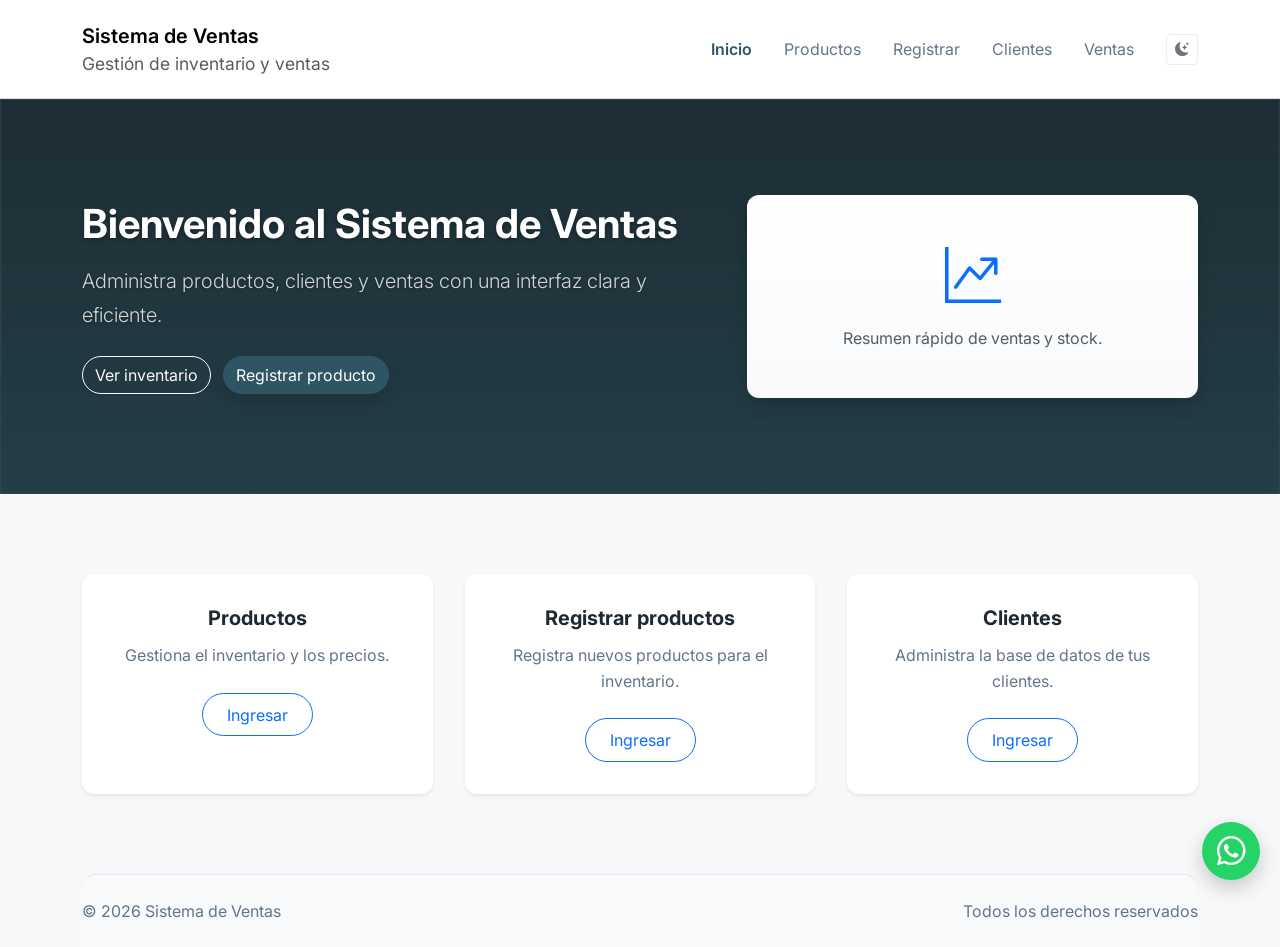
<file: index.html>
<!doctype html>
<html lang="es">
<head>
  <meta charset="UTF-8" />
  <meta name="viewport" content="width=device-width, initial-scale=1.0" />
  <title>Sistema de Ventas</title>

  <link href="https://fonts.googleapis.com/css2?family=Inter:wght@300;400;600;700&display=swap" rel="stylesheet" />
  <link href="https://cdn.jsdelivr.net/npm/bootstrap@5.3.8/dist/css/bootstrap.min.css" rel="stylesheet" />
  <link href="https://cdn.jsdelivr.net/npm/bootstrap-icons@1.10.5/font/bootstrap-icons.css" rel="stylesheet" />
  <link rel="stylesheet" href="css/style.css" />
</head>

<body>
<header>
  <nav class="navbar navbar-expand-lg border-bottom shadow-sm">
    <div class="container">
      <a class="navbar-brand d-flex align-items-center" href="#">
        <div class="d-flex flex-column">
          <span class="fw-semibold">Sistema de Ventas</span>
          <small class="text-muted">Gestión de inventario y ventas</small>
        </div>
      </a>

      <button class="navbar-toggler" type="button" data-bs-toggle="collapse"
        data-bs-target="#navbarNav" aria-controls="navbarNav"
        aria-expanded="false" aria-label="Toggle navigation">
        <span class="navbar-toggler-icon"></span>
      </button>

      <div class="collapse navbar-collapse" id="navbarNav">
        <ul class="navbar-nav ms-auto mb-2 mb-lg-0 align-items-lg-center">
          <li class="nav-item"><a class="nav-link active fw-semibold" href="#">Inicio</a></li>
          <li class="nav-item"><a class="nav-link text-muted" href="./pages/inventario.html">Productos</a></li>
          <li class="nav-item"><a class="nav-link text-muted" href="./pages/productos.html">Registrar</a></li>
          <li class="nav-item"><a class="nav-link text-muted" href="./pages/clientes.html">Clientes</a></li>
          <li class="nav-item"><a class="nav-link text-muted" href="./pages/ventas.html">Ventas</a></li>
          <li class="nav-item ms-lg-3">
            <button class="btn btn-sm btn-outline-secondary theme-toggle" type="button" aria-label="Cambiar modo">
              <i class="bi bi-moon-stars-fill"></i>
            </button>
          </li>
        </ul>
      </div>
    </div>
  </nav>
</header>

<main class="flex-grow-1">

<section class="hero py-5 reveal text-white position-relative overflow-hidden">
  <div class="container position-relative" style="z-index:2;">
    <div class="row align-items-center">

      <div class="col-lg-7">
        <h2 class="h1 mb-3 fw-bold">Bienvenido al Sistema de Ventas</h2>

        <p class="lead">
          Administra productos, clientes y ventas con una interfaz clara y eficiente.
        </p>

        <div class="mt-4">
          <a href="./pages/inventario.html" class="btn btn-outline-light rounded-pill me-2 shadow-sm">
            Ver inventario
          </a>

          <a href="./pages/productos.html" class="btn btn-primary rounded-pill shadow">
            Registrar producto
          </a>
        </div>
      </div>

      <div class="col-lg-5 d-none d-lg-block">
        <div class="card shadow border-0">
          <div class="card-body text-center py-5">
            <i class="bi bi-graph-up-arrow display-4 text-primary"></i>
            <p class="mt-3 text-muted mb-0">
              Resumen rápido de ventas y stock.
            </p>
          </div>
        </div>
      </div>

    </div>
  </div>
</section>

<section class="py-5" id="productos">
  <div class="container">
    <div class="row g-4 justify-content-center">

      <div class="col-sm-8 col-md-6 col-lg-4">
        <div class="card h-100 shadow-sm border-0 reveal">
          <div class="card-body text-center">
            <h5 class="card-title">Productos</h5>
            <p class="card-text">Gestiona el inventario y los precios.</p>
            <a href="./pages/inventario.html" class="btn btn-outline-primary rounded-pill">
              Ingresar
            </a>
          </div>
        </div>
      </div>

      <div class="col-sm-8 col-md-6 col-lg-4">
        <div class="card h-100 shadow-sm border-0 reveal">
          <div class="card-body text-center">
            <h5 class="card-title">Registrar productos</h5>
            <p class="card-text">
              Registra nuevos productos para el inventario.
            </p>
            <a href="./pages/productos.html" class="btn btn-outline-primary rounded-pill">
              Ingresar
            </a>
          </div>
        </div>
      </div>

      <div class="col-sm-8 col-md-6 col-lg-4">
        <div class="card h-100 shadow-sm border-0 reveal">
          <div class="card-body text-center">
            <h5 class="card-title">Clientes</h5>
            <p class="card-text">
              Administra la base de datos de tus clientes.
            </p>
            <a href="./pages/clientes.html" class="btn btn-outline-primary rounded-pill">
              Ingresar
            </a>
          </div>
        </div>
      </div>

    </div>
  </div>
</section>

</main>

<footer class="footer mt-auto">
  <div class="container">
    <div class="site-footer d-flex flex-column flex-md-row justify-content-between align-items-center gap-2 py-4 px-3 px-md-0">
      <span>&copy; 2026 Sistema de Ventas</span>
      <span>Todos los derechos reservados</span>
    </div>
  </div>
</footer>

<a href="https://wa.me/59170000000"
target="_blank"
rel="noopener noreferrer"
class="whatsapp-float"
aria-label="Contactar por WhatsApp">
<i class="bi bi-whatsapp"></i>
</a>

<script src="https://cdn.jsdelivr.net/npm/bootstrap@5.3.8/dist/js/bootstrap.bundle.min.js"></script>

<script>
const revealItems=document.querySelectorAll(".reveal");
const observer=new IntersectionObserver(entries=>{
 entries.forEach(entry=>{
  if(entry.isIntersecting){
   entry.target.classList.add("visible");
   observer.unobserve(entry.target);
  }
 });
},{threshold:0.15});

revealItems.forEach(item=>observer.observe(item));

const themeToggle=document.querySelector(".theme-toggle");

function applyTheme(dark){
 document.body.classList.toggle("dark-mode",dark);
 const icon=themeToggle.querySelector("i");
 icon.className=dark?"bi bi-sun-fill":"bi bi-moon-stars-fill";
}

applyTheme(localStorage.getItem("theme")==="dark");

themeToggle.addEventListener("click",()=>{
 const dark=!document.body.classList.contains("dark-mode");
 applyTheme(dark);
 localStorage.setItem("theme",dark?"dark":"light");
});
</script>

</body>
</html>
</file>
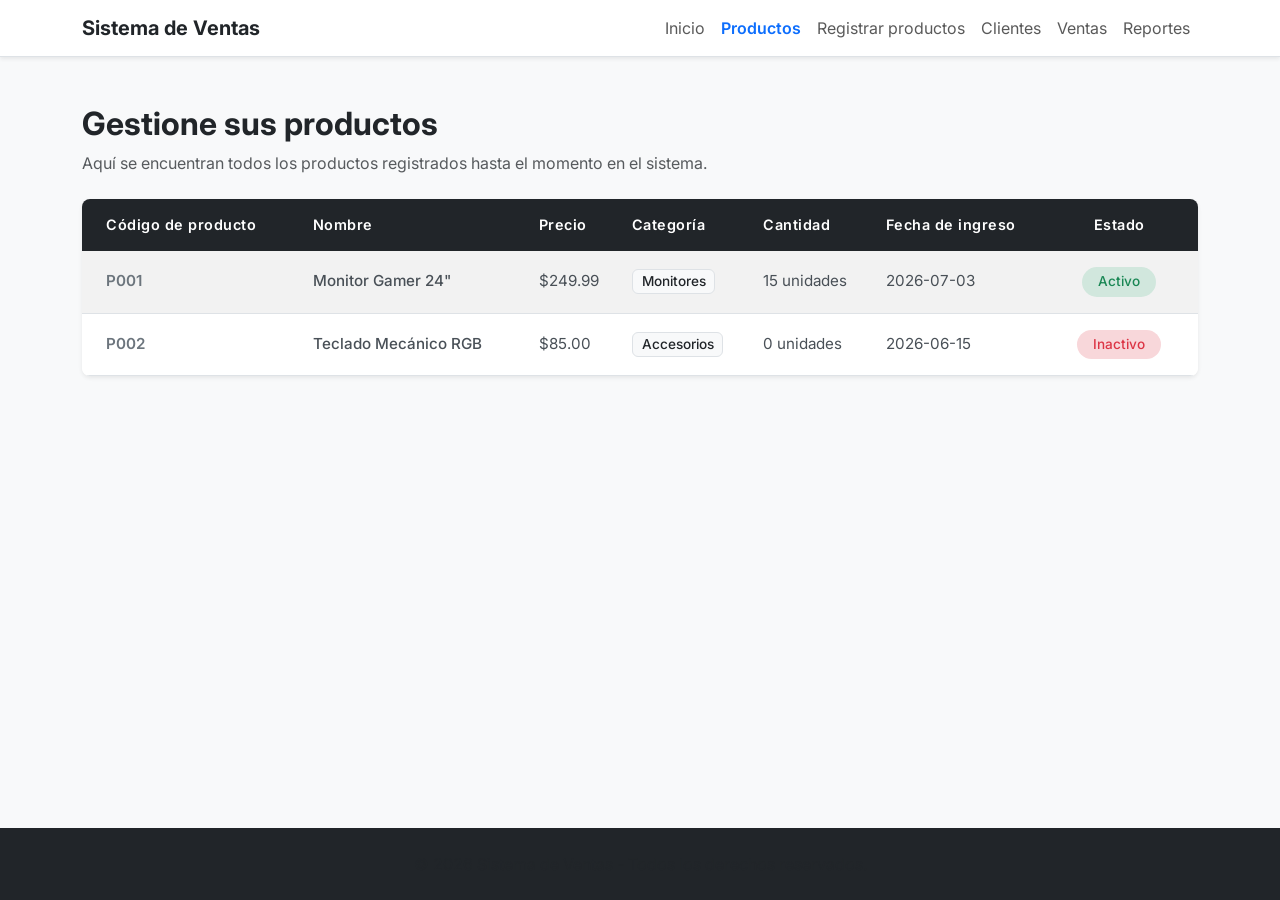
<file: pages/inventario.html>
<!DOCTYPE html>
<html lang="es">
<head>
    <meta charset="UTF-8">
    <meta name="viewport" content="width=device-width, initial-scale=1.0">
    <title>Inventario de Productos</title>
    
    <link href="https://cdn.jsdelivr.net/npm/bootstrap@5.3.3/dist/css/bootstrap.min.css" rel="stylesheet" />
    
    <link rel="stylesheet" href="../css/inventario.css">
</head>
<body class="bg-light d-flex flex-column min-vh-100">

    <header>
      <nav class="navbar navbar-expand-lg navbar-light bg-white border-bottom custom-navbar shadow-sm">
        <div class="container">
          <a class="navbar-brand fw-bold text-dark" href="../index.html">
            <span class="text-primary"></span> Sistema de Ventas
          </a>
          <button class="navbar-toggler" type="button" data-bs-toggle="collapse" data-bs-target="#navbarNav" aria-controls="navbarNav" aria-expanded="false" aria-label="Toggle navigation">
            <span class="navbar-toggler-icon"></span>
          </button>
          <div class="collapse navbar-collapse" id="navbarNav">
            <ul class="navbar-nav ms-auto">
              <li class="nav-item">
                <a class="nav-link" href="../index.html">Inicio</a>
              </li>
              <li class="nav-item">
                <a class="nav-link active fw-semibold text-primary" aria-current="page" href="inventario.html">Productos</a>
              </li>
              <li class="nav-item">
                <a class="nav-link" href="productos.html">Registrar productos</a>
              </li>
              <li class="nav-item">
                <a class="nav-link" href="clientes.html">Clientes</a>
              </li>
              <li class="nav-item">
                <a class="nav-link" href="ventas.html">Ventas</a>
              </li>
              <li class="nav-item">
                <a class="nav-link" href="#">Reportes</a>
              </li>
            </ul>
          </div>
        </div>
      </nav>
    </header>

    <main class="container py-5 flex-grow-1">
        
        <section class="mb-4 text-center text-md-start">
            <h2 class="fw-bold text-dark">Gestione sus productos</h2>
            <p class="text-muted">Aquí se encuentran todos los productos registrados hasta el momento en el sistema.</p>
        </section>

        <section class="card shadow-sm border-0 rounded-3 overflow-hidden bg-white">
            <div class="table-responsive">
                <table class="table table-striped table-hover align-middle mb-0">
                    <thead class="table-dark">
                        <tr>
                            <th class="ps-4">Código de producto</th>
                            <th>Nombre</th>
                            <th>Precio</th>
                            <th>Categoría</th>
                            <th>Cantidad</th>
                            <th>Fecha de ingreso</th>
                            <th class="pe-4 text-center">Estado</th>
                        </tr>
                    </thead>
                    <tbody id="lista-productos">
                        <tr>
                            <td class="ps-4 fw-semibold text-secondary">P001</td>
                            <td class="fw-medium">Monitor Gamer 24"</td>
                            <td>$249.99</td>
                            <td><span class="badge bg-light text-dark border">Monitores</span></td>
                            <td>15 unidades</td>
                            <td>2026-07-03</td>
                            <td class="pe-4 text-center"><span class="badge bg-success-subtle text-success px-3 py-2 rounded-pill">Activo</span></td>
                        </tr>
                        <tr>
                            <td class="ps-4 fw-semibold text-secondary">P002</td>
                            <td class="fw-medium">Teclado Mecánico RGB</td>
                            <td>$85.00</td>
                            <td><span class="badge bg-light text-dark border">Accesorios</span></td>
                            <td>0 unidades</td>
                            <td>2026-06-15</td>
                            <td class="pe-4 text-center"><span class="badge bg-danger-subtle text-danger px-3 py-2 rounded-pill">Inactivo</span></td>
                        </tr>
                    </tbody>
                </table>
            </div>
        </section>
    </main>

    <footer class="bg-dark text-light py-4 mt-auto text-center">
      <div class="container">
        <p class="mb-0 text-muted">&copy; 2026 Sistema de Ventas - Todos los derechos reservados.</p>
      </div>
    </footer>

    <script src="https://cdn.jsdelivr.net/npm/bootstrap@5.3.3/dist/js/bootstrap.bundle.min.js"></script>
</body>
</html>
</file>
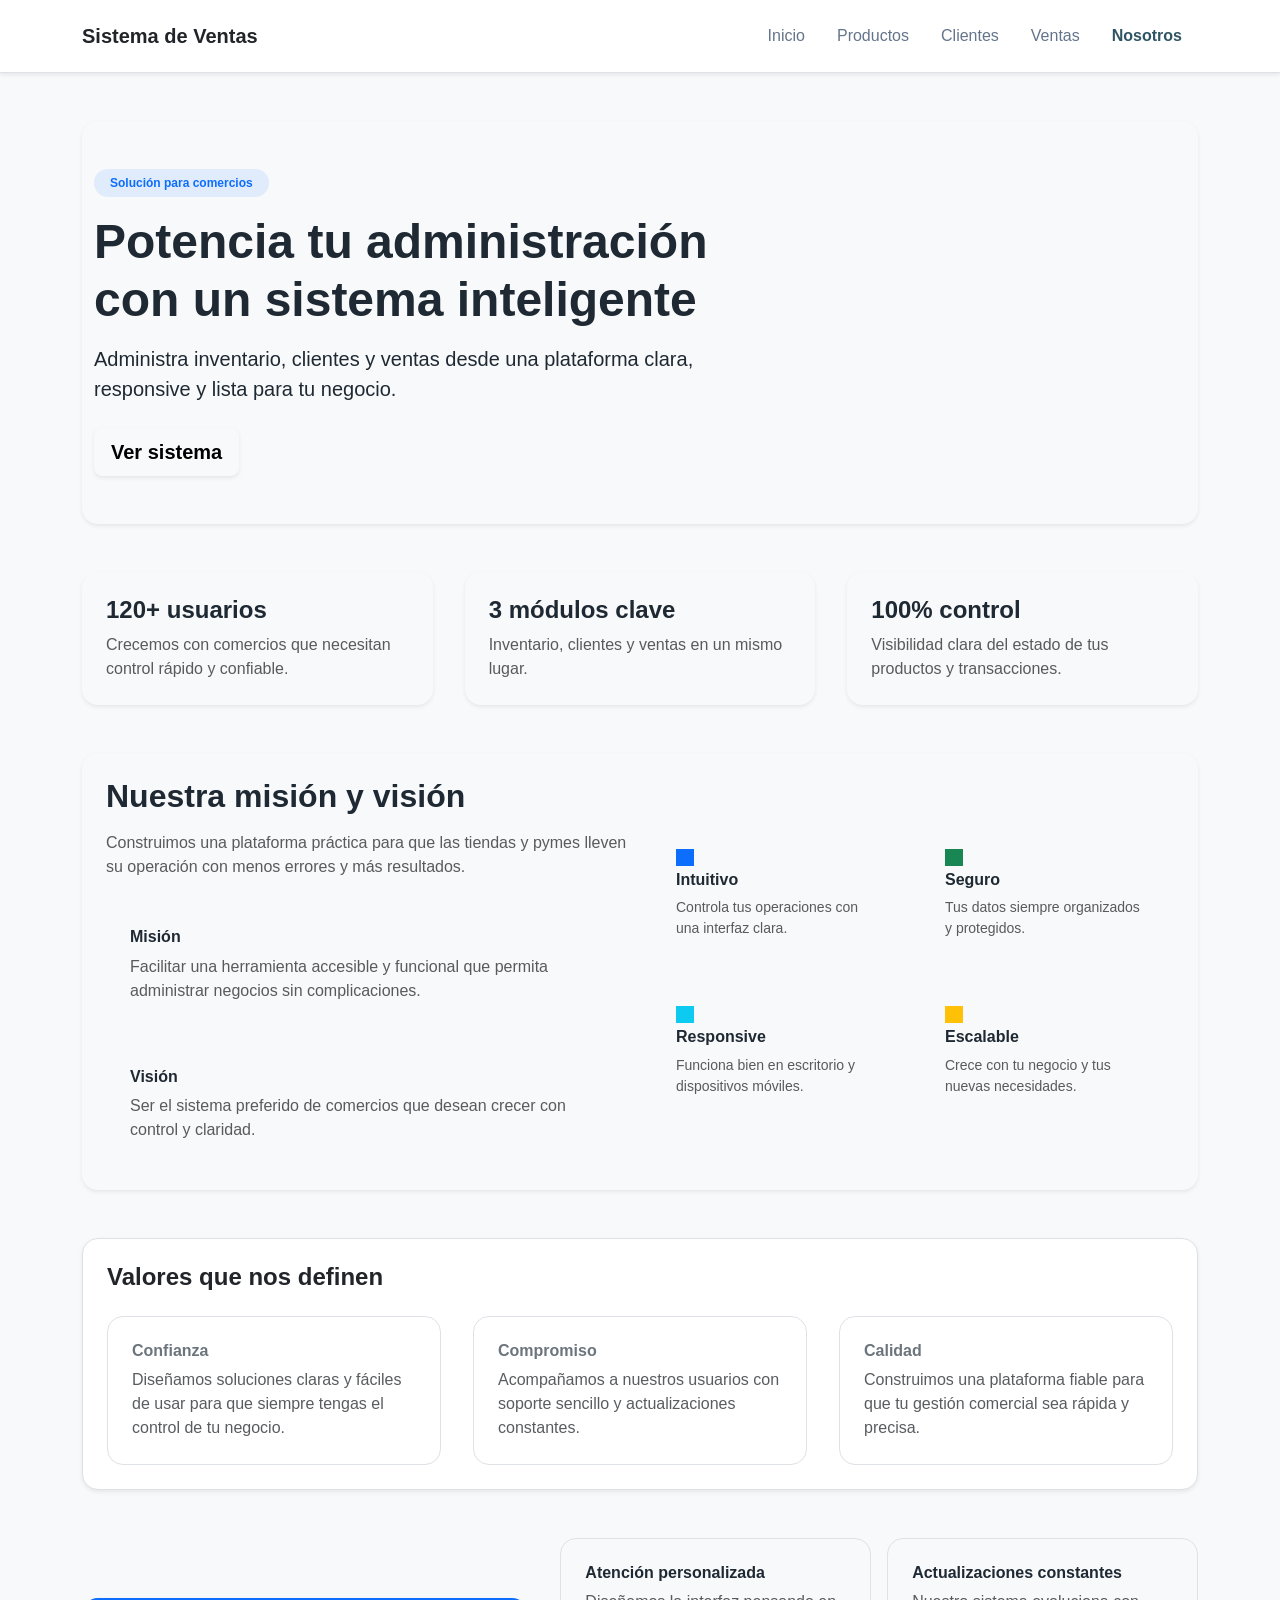
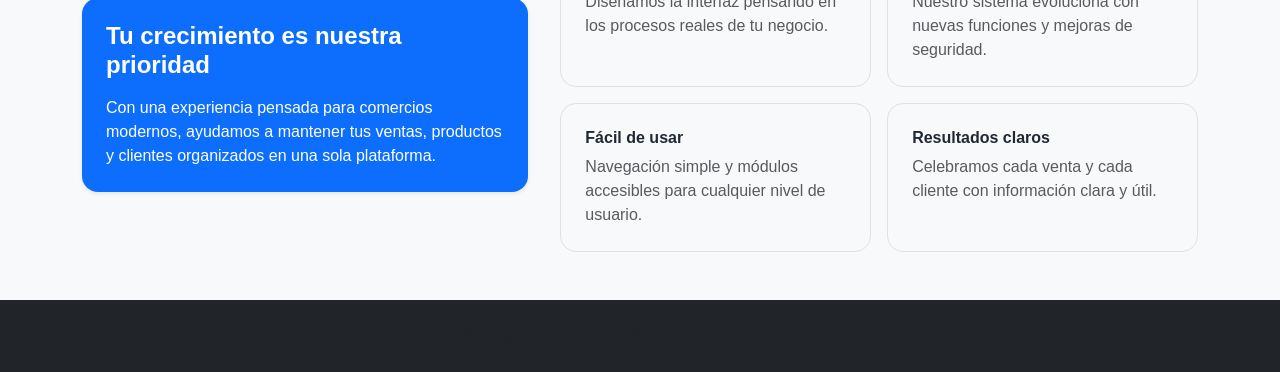
<file: pages/nosotros.html>
<!doctype html>
<html lang="es">
  <head>
    <meta charset="UTF-8" />
    <meta name="viewport" content="width=device-width, initial-scale=1.0" />
    <title>Nosotros - Sistema de Ventas</title>
    <link href="https://cdn.jsdelivr.net/npm/bootstrap@5.3.3/dist/css/bootstrap.min.css" rel="stylesheet" />
    <link rel="stylesheet" href="../css/style.css" />
  </head>
  <body class="bg-light d-flex flex-column min-vh-100">

    <header>
      <nav class="navbar navbar-expand-lg navbar-light bg-white border-bottom shadow-sm">
        <div class="container">
          <a class="navbar-brand fw-bold text-dark" href="../index.html">
            <span class="text-primary"></span> Sistema de Ventas
          </a>
          <button class="navbar-toggler" type="button" data-bs-toggle="collapse" data-bs-target="#navbarNav" aria-controls="navbarNav" aria-expanded="false" aria-label="Toggle navigation">
            <span class="navbar-toggler-icon"></span>
          </button>
          <div class="collapse navbar-collapse" id="navbarNav">
            <ul class="navbar-nav ms-auto">
              <li class="nav-item">
                <a class="nav-link" href="../index.html">Inicio</a>
              </li>
              <li class="nav-item">
                <a class="nav-link" href="inventario.html">Productos</a>
              </li>
              <li class="nav-item">
                <a class="nav-link" href="clientes.html">Clientes</a>
              </li>
              <li class="nav-item">
                <a class="nav-link" href="ventas.html">Ventas</a>
              </li>
              <li class="nav-item">
                <a class="nav-link active fw-semibold text-primary" aria-current="page" href="nosotros.html">Nosotros</a>
              </li>
            </ul>
          </div>
        </div>
      </nav>
    </header>

    <main class="container py-5 flex-grow-1">

      <section class="hero-section rounded-4 shadow-sm mb-5 overflow-hidden">
        <div class="hero-overlay"></div>
        <div class="container py-5 hero-content text-center text-md-start">
          <div class="row align-items-center">
            <div class="col-lg-7">
              <span class="badge bg-primary bg-opacity-10 text-primary mb-3 px-3 py-2 rounded-pill">Solución para comercios</span>
              <h1 class="display-5 fw-bold mb-3">Potencia tu administración con un sistema inteligente</h1>
              <p class="lead mb-4">Administra inventario, clientes y ventas desde una plataforma clara, responsive y lista para tu negocio.</p>
              <a href="../index.html" class="btn btn-light btn-lg fw-semibold shadow-sm">Ver sistema</a>
            </div>
          </div>
        </div>
      </section>

      <section class="row g-4 mb-5">
        <div class="col-md-4">
          <div class="info-card h-100 p-4 shadow-sm rounded-4">
            <h3 class="h4 fw-semibold mb-2">120+ usuarios</h3>
            <p class="text-muted mb-0">Crecemos con comercios que necesitan control rápido y confiable.</p>
          </div>
        </div>
        <div class="col-md-4">
          <div class="info-card h-100 p-4 shadow-sm rounded-4">
            <h3 class="h4 fw-semibold mb-2">3 módulos clave</h3>
            <p class="text-muted mb-0">Inventario, clientes y ventas en un mismo lugar.</p>
          </div>
        </div>
        <div class="col-md-4">
          <div class="info-card h-100 p-4 shadow-sm rounded-4">
            <h3 class="h4 fw-semibold mb-2">100% control</h3>
            <p class="text-muted mb-0">Visibilidad clara del estado de tus productos y transacciones.</p>
          </div>
        </div>
      </section>

      <section class="section-alt p-4 rounded-4 shadow-sm mb-5">
        <div class="row align-items-center gy-4">
          <div class="col-lg-6">
            <h2 class="fw-bold mb-3">Nuestra misión y visión</h2>
            <p class="text-muted mb-4">Construimos una plataforma práctica para que las tiendas y pymes lleven su operación con menos errores y más resultados.</p>
            <div class="feature-card p-4 rounded-4 mb-3">
              <h3 class="h6 fw-semibold mb-2">Misión</h3>
              <p class="text-muted mb-0">Facilitar una herramienta accesible y funcional que permita administrar negocios sin complicaciones.</p>
            </div>
            <div class="feature-card p-4 rounded-4">
              <h3 class="h6 fw-semibold mb-2">Visión</h3>
              <p class="text-muted mb-0">Ser el sistema preferido de comercios que desean crecer con control y claridad.</p>
            </div>
          </div>
          <div class="col-lg-6">
            <div class="row row-cols-1 row-cols-sm-2 g-3">
              <div class="col">
                <div class="feature-card p-4 rounded-4 h-100">
                  <span class="feature-icon bg-primary bg-opacity-15 text-primary mb-3">01</span>
                  <h3 class="h6 fw-semibold mb-2">Intuitivo</h3>
                  <p class="small text-muted mb-0">Controla tus operaciones con una interfaz clara.</p>
                </div>
              </div>
              <div class="col">
                <div class="feature-card p-4 rounded-4 h-100">
                  <span class="feature-icon bg-success bg-opacity-15 text-success mb-3">02</span>
                  <h3 class="h6 fw-semibold mb-2">Seguro</h3>
                  <p class="small text-muted mb-0">Tus datos siempre organizados y protegidos.</p>
                </div>
              </div>
              <div class="col">
                <div class="feature-card p-4 rounded-4 h-100">
                  <span class="feature-icon bg-info bg-opacity-15 text-info mb-3">03</span>
                  <h3 class="h6 fw-semibold mb-2">Responsive</h3>
                  <p class="small text-muted mb-0">Funciona bien en escritorio y dispositivos móviles.</p>
                </div>
              </div>
              <div class="col">
                <div class="feature-card p-4 rounded-4 h-100">
                  <span class="feature-icon bg-warning bg-opacity-15 text-warning mb-3">04</span>
                  <h3 class="h6 fw-semibold mb-2">Escalable</h3>
                  <p class="small text-muted mb-0">Crece con tu negocio y tus nuevas necesidades.</p>
                </div>
              </div>
            </div>
          </div>
        </div>
      </section>

      <section class="bg-white p-4 rounded-4 shadow-sm border mb-5">
        <h2 class="h4 fw-semibold text-dark mb-4">Valores que nos definen</h2>
        <div class="row row-cols-1 row-cols-md-3 g-4">
          <div class="col">
            <div class="p-4 rounded-4 border h-100">
              <h3 class="h6 fw-bold text-secondary">Confianza</h3>
              <p class="text-muted mb-0">Diseñamos soluciones claras y fáciles de usar para que siempre tengas el control de tu negocio.</p>
            </div>
          </div>
          <div class="col">
            <div class="p-4 rounded-4 border h-100">
              <h3 class="h6 fw-bold text-secondary">Compromiso</h3>
              <p class="text-muted mb-0">Acompañamos a nuestros usuarios con soporte sencillo y actualizaciones constantes.</p>
            </div>
          </div>
          <div class="col">
            <div class="p-4 rounded-4 border h-100">
              <h3 class="h6 fw-bold text-secondary">Calidad</h3>
              <p class="text-muted mb-0">Construimos una plataforma fiable para que tu gestión comercial sea rápida y precisa.</p>
            </div>
          </div>
        </div>
      </section>

      <section class="row g-4 align-items-center">
        <div class="col-lg-5">
          <div class="p-4 rounded-4 bg-primary text-white h-100 shadow-sm">
            <h2 class="h4 fw-bold mb-3">Tu crecimiento es nuestra prioridad</h2>
            <p class="mb-0">Con una experiencia pensada para comercios modernos, ayudamos a mantener tus ventas, productos y clientes organizados en una sola plataforma.</p>
          </div>
        </div>
        <div class="col-lg-7">
          <div class="row row-cols-1 row-cols-sm-2 g-3">
            <div class="col">
              <div class="p-4 rounded-4 border h-100">
                <h3 class="h6 fw-semibold">Atención personalizada</h3>
                <p class="text-muted mb-0">Diseñamos la interfaz pensando en los procesos reales de tu negocio.</p>
              </div>
            </div>
            <div class="col">
              <div class="p-4 rounded-4 border h-100">
                <h3 class="h6 fw-semibold">Actualizaciones constantes</h3>
                <p class="text-muted mb-0">Nuestro sistema evoluciona con nuevas funciones y mejoras de seguridad.</p>
              </div>
            </div>
            <div class="col">
              <div class="p-4 rounded-4 border h-100">
                <h3 class="h6 fw-semibold">Fácil de usar</h3>
                <p class="text-muted mb-0">Navegación simple y módulos accesibles para cualquier nivel de usuario.</p>
              </div>
            </div>
            <div class="col">
              <div class="p-4 rounded-4 border h-100">
                <h3 class="h6 fw-semibold">Resultados claros</h3>
                <p class="text-muted mb-0">Celebramos cada venta y cada cliente con información clara y útil.</p>
              </div>
            </div>
          </div>
        </div>
      </section>

    </main>

    <footer class="bg-dark text-light py-4 mt-auto text-center">
      <div class="container">
        <p class="mb-0 text-muted">&copy; 2026 Sistema de Ventas - Todos los derechos reservados.</p>
      </div>
    </footer>

    <script src="https://cdn.jsdelivr.net/npm/bootstrap@5.3.3/dist/js/bootstrap.bundle.min.js"></script>
  </body>
</html>
</file>
<file: css/style.css>
* {
    margin: 0;
    padding: 0;
    box-sizing: border-box;
    font-family: 'Inter', Arial, sans-serif;
}

:root {
    --bs-accent: #2f5564;
    --bs-muted: #64748b;
    --surface: #ffffff;
    --surface-alt: #f8fafc;
    --border-color: rgba(15, 23, 42, .08);
    --text-color: #1f2933;
    --text-muted: #64748b;
}

body {
    background: #f6f8f9;
    color: var(--text-color);
    display: flex;
    flex-direction: column;
    min-height: 100vh;
    transition: .3s;
}

body.dark-mode {
    --bs-accent: #5eead4;
    --surface: #111827;
    --surface-alt: #1f2937;
    --border-color: rgba(255,255,255,.12);
    --text-color: #f8fafc;
    --text-muted: #e2e8f0;
    background: #0f172a;
    color: #f8fafc;
}

body.dark-mode .text-muted,
body.dark-mode .text-secondary,
body.dark-mode .card-title,
body.dark-mode .card-text,
body.dark-mode .site-footer,
body.dark-mode .site-footer span {
    color: #f8fafc !important;
}

.navbar {
    background: var(--surface) !important;
    padding: 1rem 0;
}

.navbar .nav-link {
    color: var(--text-muted) !important;
    padding: 0 1rem !important;
}

.navbar .nav-link:hover,
.navbar .nav-link.active {
    color: var(--bs-accent) !important;
}

.theme-toggle {
    border-color: var(--border-color);
}

.theme-toggle:hover {
    background: var(--surface-alt);
}

.hero {
    background-image:
        linear-gradient(rgba(15,32,39,.75), rgba(32,58,67,.85)),
        url("https://images.unsplash.com/photo-1586528116311-ad8dd3c8310d?q=80&w=1600&auto=format&fit=crop");
    background-size: cover;
    background-position: center;
    background-repeat: no-repeat;
    padding: 6rem 0 !important;
}

.hero::before {
    content: "";
    position: absolute;
    inset: 0;
    background: inherit;
    filter: blur(1px);
    z-index: 1;
}

.hero h2 {
    text-shadow: 0 2px 4px rgba(0,0,0,.3);
}

.hero .lead {
    color: #ffffffcc;
    line-height: 1.7;
    text-shadow: 0 1px 3px rgba(0,0,0,.3);
}

.hero .card {
    background: linear-gradient(180deg, var(--surface), var(--surface-alt));
    color: var(--text-color);
}

#productos {
    padding: 5rem 0 !important;
}

.row.g-4 {
    --bs-gutter-x: 2rem;
    --bs-gutter-y: 2rem;
}

.card {
    border: 1px solid var(--border-color);
    border-radius: 12px;
    background: var(--surface);
    color: var(--text-color);
    transition: all .3s ease;
}

.card:hover {
    transform: translateY(-6px);
    box-shadow: 0 .75rem 1.5rem rgba(0, 0, 0, .12) !important;
}

.card-body {
    padding: 2rem;
}

.card-title {
    font-weight: 700;
    color: var(--text-color);
    margin-bottom: .8rem;
}

.card-text {
    color: var(--text-muted);
    line-height: 1.6;
    margin-bottom: 1.5rem;
}

.card .btn {
    padding: .55rem 1.5rem;
}

.btn-primary {
    background: var(--bs-accent);
    border-color: var(--bs-accent);
}

.btn-primary:hover,
.btn-primary:focus {
    background: #27484f;
    border-color: #27484f;
}

.btn-outline-primary:hover {
    background: var(--bs-accent);
    border-color: var(--bs-accent);
}

.reveal {
    opacity: 0;
    transform: translateY(30px);
    transition: opacity .8s ease, transform .8s ease;
}

.reveal.visible {
    opacity: 1;
    transform: translateY(0);
}

.footer {
    margin-top: auto;
}

.site-footer {
    background: var(--surface-alt);
    border-top: 1px solid var(--border-color);
    border-radius: 14px 14px 0 0;
    padding: 1.25rem 1.5rem;
    color: var(--text-muted);
}

.site-footer span {
    color: var(--text-muted);
}

.whatsapp-float {
    position: fixed;
    right: 20px;
    bottom: 20px;
    width: 58px;
    height: 58px;
    background: #25d366;
    color: #fff;
    border-radius: 50%;
    display: flex;
    align-items: center;
    justify-content: center;
    font-size: 1.8rem;
    text-decoration: none;
    box-shadow: 0 8px 20px rgba(0,0,0,.2);
    transition: all .2s ease;
    z-index: 1050;
}

.whatsapp-float:hover {
    transform: scale(1.08);
    color: #fff;
    box-shadow: 0 10px 24px rgba(0,0,0,.25);
}

@media (max-width: 768px) {
    .hero {
        text-align: center;
    }

    .hero .btn {
        display: block;
        width: 100%;
        margin-bottom: 1rem;
    }

    .hero .btn:last-child {
        margin-bottom: 0;
    }
}

@media (max-width: 576px) {

    .navbar-brand .fw-semibold {
        font-size: 1rem;
    }

    .hero {
        padding: 4rem 0 !important;
    }

    #productos {
        padding: 3rem 0 !important;
    }

    .card-body {
        padding: 1.5rem;
    }

    .site-footer {
        text-align: center;
        border-radius: 12px 12px 0 0;
    }

    .whatsapp-float {
        width: 52px;
        height: 52px;
        font-size: 1.6rem;
        right: 15px;
        bottom: 15px;
    }
}
</file>
<file: css/inventario.css>
@import url('https://fonts.googleapis.com/css2?family=Inter:wght@400;500;600;700&display=swap');

body {
    font-family: 'Inter', sans-serif;
}

.table thead th {
    font-weight: 600;
    font-size: 0.9rem;
    letter-spacing: 0.5px;
    padding-top: 15px;
    padding-bottom: 15px;
    border-bottom: none;
}

.table tbody td {
    padding-top: 16px;
    padding-bottom: 16px;
    font-size: 0.95rem;
    color: #495057;
}

.table .badge {
    font-size: 0.85rem;
    font-weight: 500;
}

.table-hover tbody tr {
    transition: background-color 0.15s ease-in-out;
}
</file>
